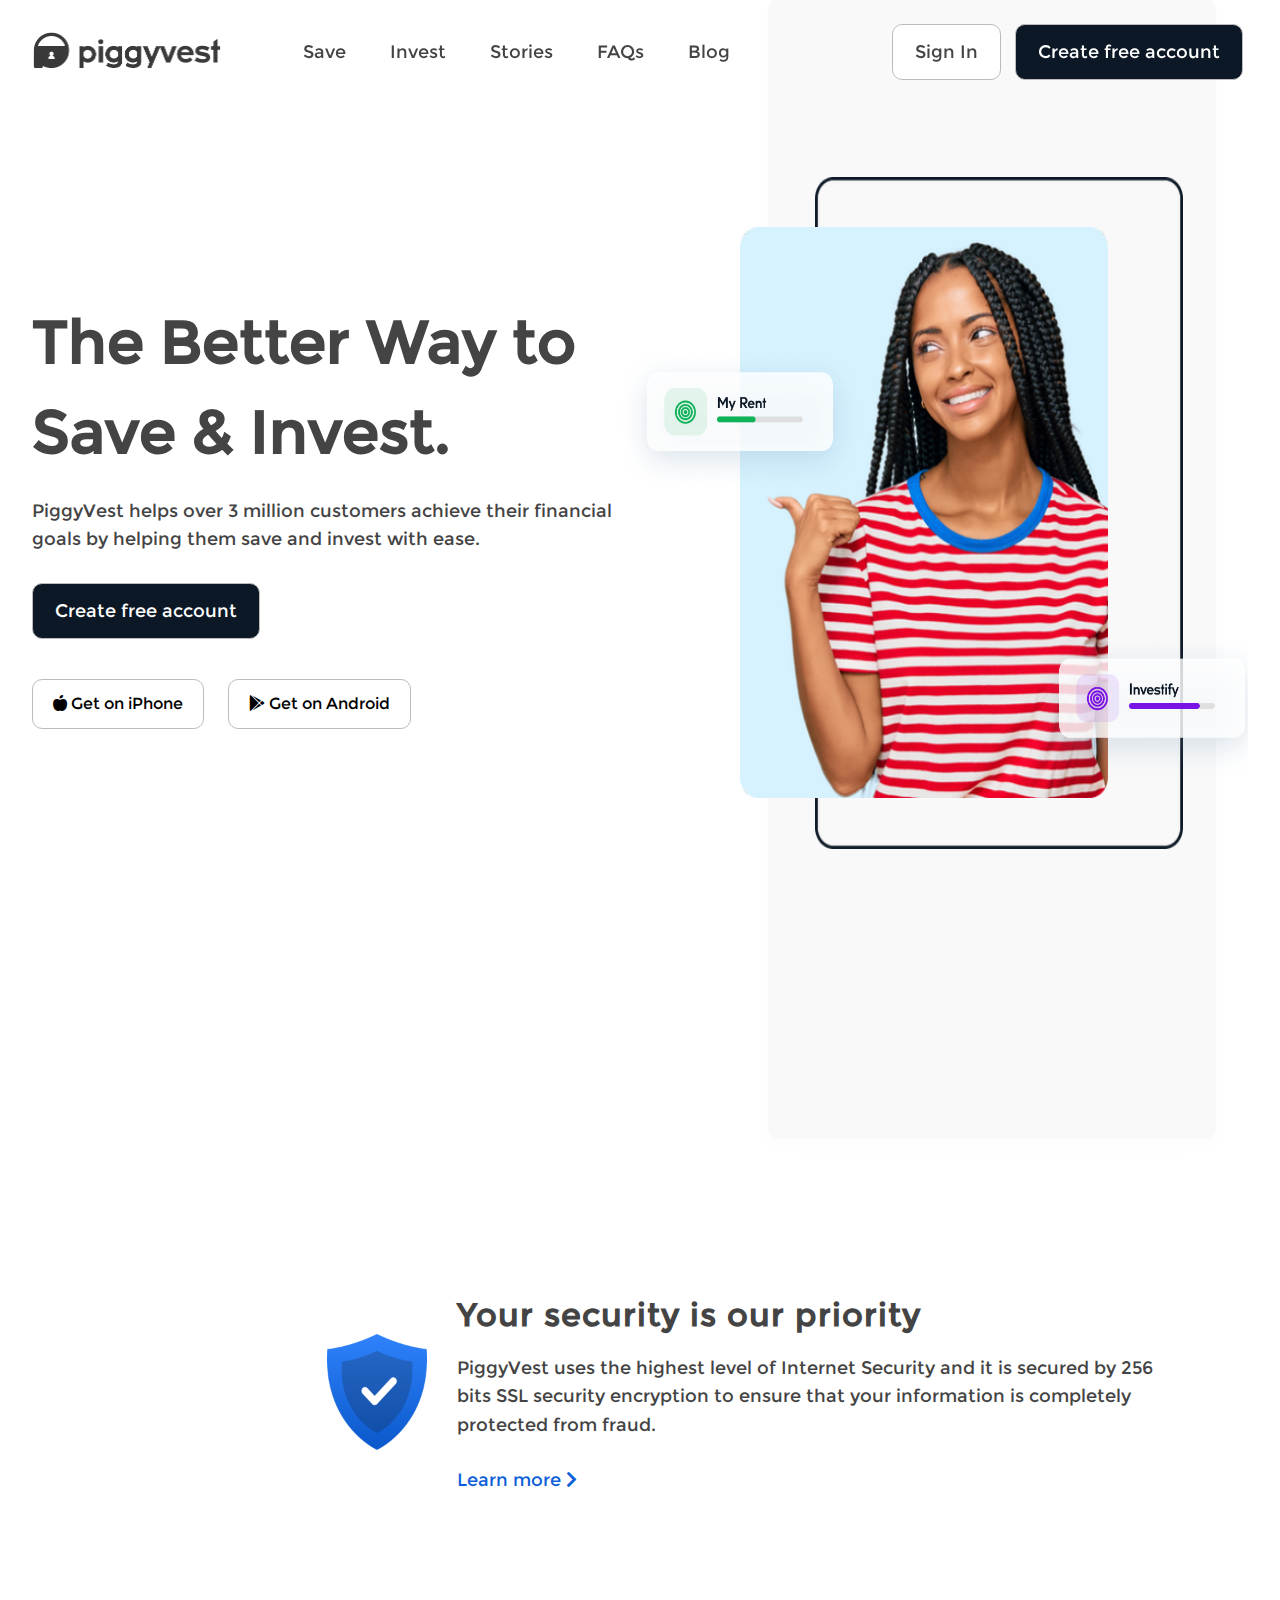
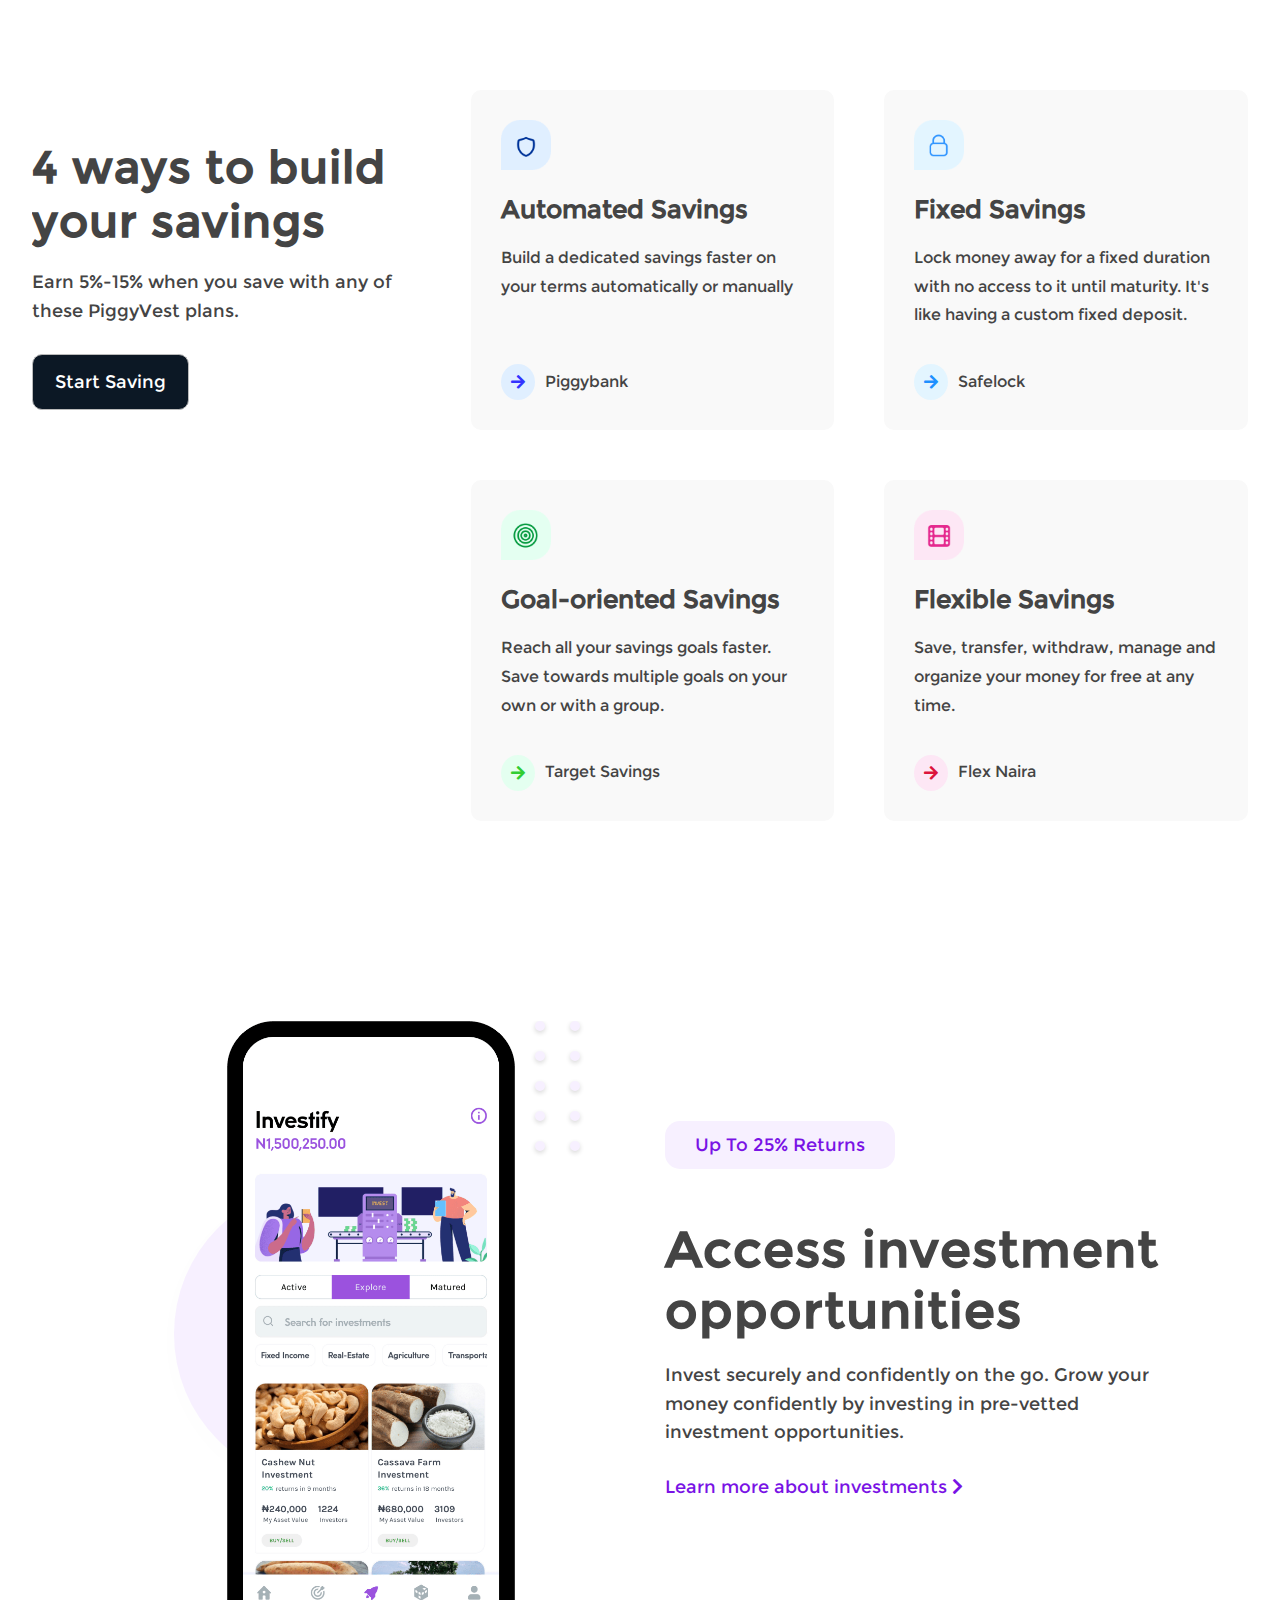
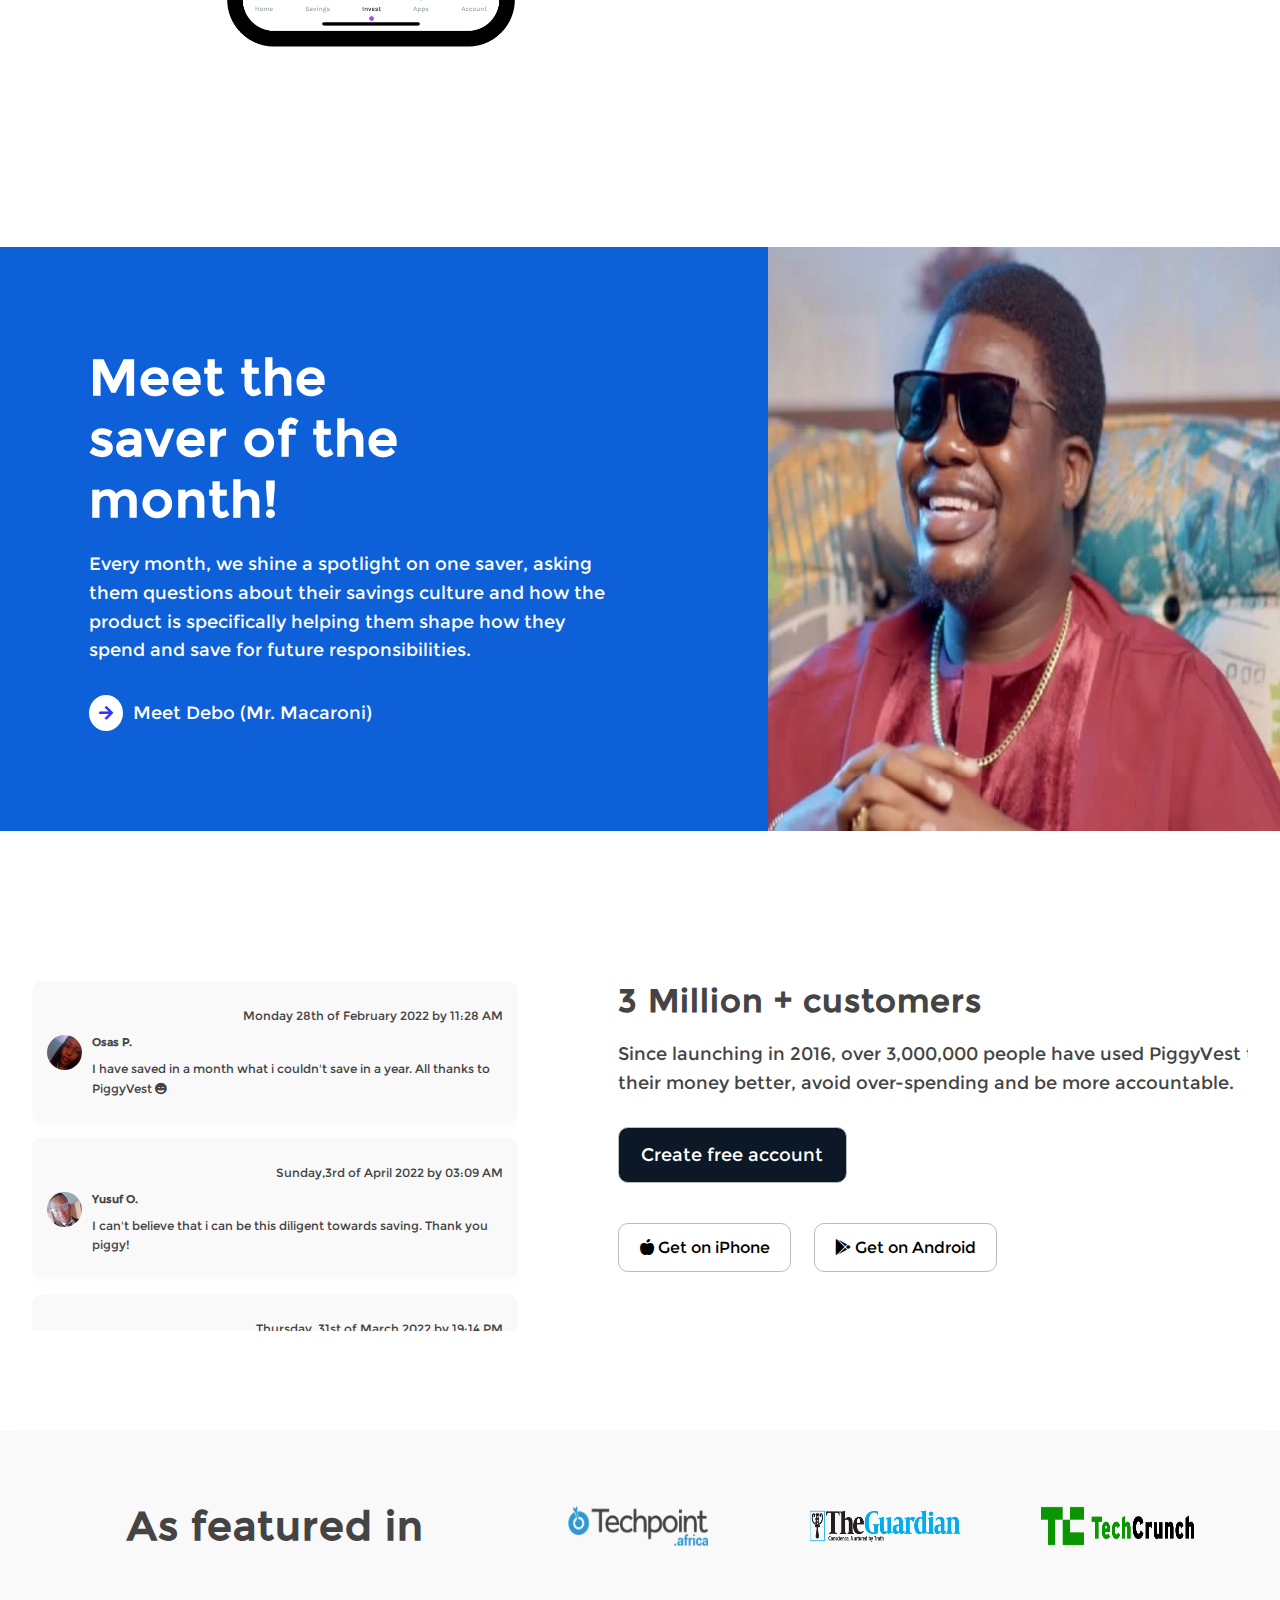
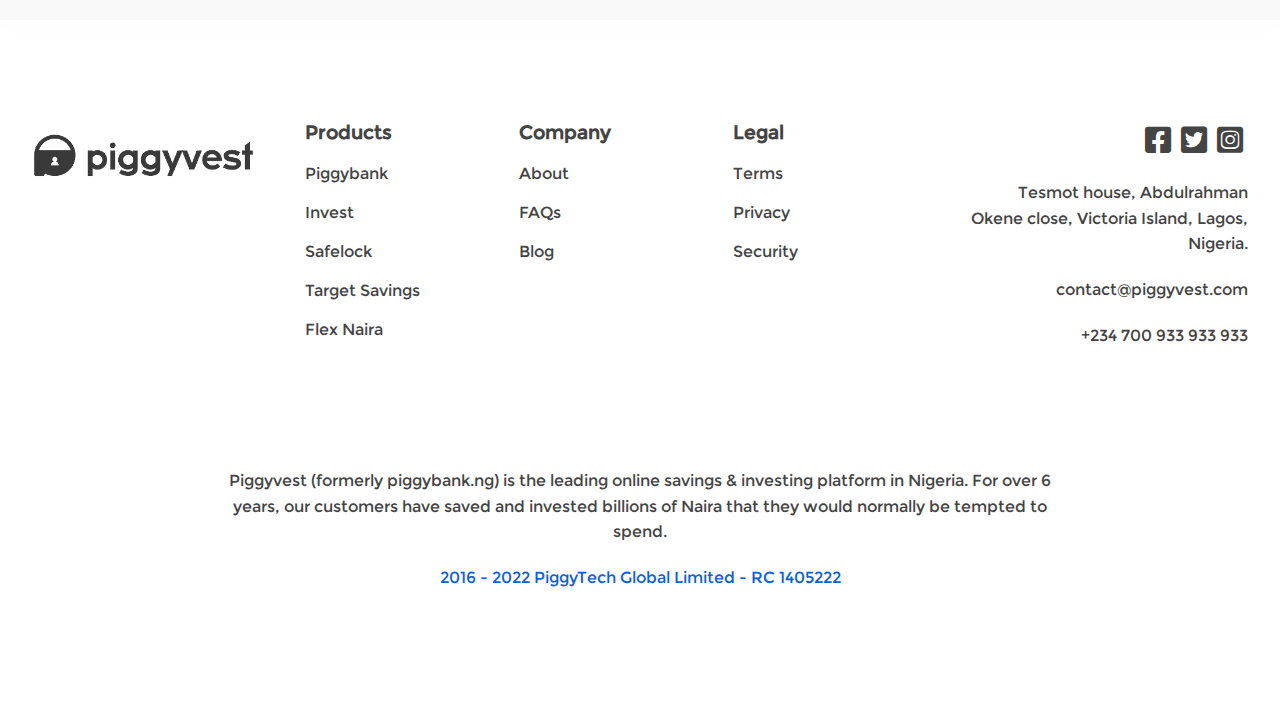
<file: index.html>
<!DOCTYPE html>
<html lang="en">
  <head>
    <meta charset="UTF-8" />
    <meta http-equiv="X-UA-Compatible" content="IE=edge" />
    <meta name="viewport" content="width=device-width, initial-scale=1.0" />
    <link rel="icon" href="img/piggyvest-logo.ico" type="image/x-icon" />
    <link rel="stylesheet" href="css/all.css" />
    <link rel="stylesheet" href="css/style.css" />
    <title>The Better Way To Save & Invest Online - PiggyVest</title>
  </head>
  <body>
    <!--HEADER SECTION-->
    <header class="header" id="header">
      <div class="container">
        <div class="header-inner">
          <div class="logo">
            <img
              src="img/piggyvest.png"
              class="logo_img"
              alt="PiggyVest_logo"
            />
          </div>
          <nav class="nav-menu">
            <ul class="nav-links">
              <li><a href="#">Save</a></li>
              <li><a href="#">Invest</a></li>
              <li><a href="#">Stories</a></li>
              <li><a href="#">FAQs</a></li>
              <li><a href="#">Blog</a></li>
            </ul>
            <ul class="nav-btns">
              <li class="btn"><a href="login.html">Sign In</a></li>
              <li class="btn btn-black">
                <a href="register.html">Create free account</a>
              </li>
            </ul>
          </nav>
        </div>
      </div>
    </header>
    <!--END OF HEADER SECTION-->

    <!--SHOWCASE SECTION-->
    <section class="showcase" id="showcase">
      <div class="container">
        <div class="bg-grey"></div>
        <div class="showcase-inner">
          <div class="showcase-text">
            <h1>The Better Way to Save & Invest.</h1>
            <p>
              PiggyVest helps over 3 million customers achieve their financial
              goals by helping them save and invest with ease.
            </p>
            <a href="register.html" class="btn btn-black"
              >Create free account</a
            >
            <div class="mobile-systems-grid">
              <button class="btn-sm">
                <i class="fas fa-apple-alt"></i> Get on iPhone
              </button>
              <button class="btn-sm">
                <i class="fab fa-google-play"></i> Get on Android
              </button>
            </div>
          </div>
          <div class="showcase-img">
            <img src="img/rect.png" class="rect" alt="" />
            <img src="img/headerImg.png" class="headerImg" alt="" />
            <img src="img/card1.png" class="card_1" alt="" />
            <img src="img/card2.png" class="card_2" alt="" />
          </div>
        </div>
      </div>
    </section>
    <!--END OF SHOWCASE SECTION-->

    <!--PRIORITY SECTION-->
    <section class="priority" id="priority">
      <div class="container">
        <div class="priority-inner">
          <div class="priority-img">
            <img src="img/security.png" alt="" />
          </div>
          <div class="priority-text">
            <h2>Your security is our priority</h2>
            <p>
              PiggyVest uses the highest level of Internet Security and it is
              secured by 256 bits SSL security encryption to ensure that your
              information is completely protected from fraud.
            </p>
            <a href="#">Learn more <i class="fas fa-chevron-right"></i></a>
          </div>
        </div>
      </div>
    </section>
    <!--END OF PRIORITY SECTION-->

    <!--SAVINGS SECTION-->
    <section class="savings" id="savings">
      <div class="container">
        <div class="savings-inner">
          <div class="savings-header">
            <h2>4 ways to build your savings</h2>
            <p>Earn 5%-15% when you save with any of these PiggyVest plans.</p>
            <a href="#" class="btn btn-black">Start Saving</a>
          </div>
          <div class="savings-boxes">
            <div class="savings-box box-1">
              <img src="img/piggy.png" alt="Piggy" />
              <h3>Automated Savings</h3>
              <p>
                Build a dedicated savings faster on your terms automatically or
                manually
              </p>
              <div class="savings-box-footer">
                <i class="fas fa-arrow-right"></i>
                <p>Piggybank</p>
              </div>
            </div>
            <div class="savings-box box-2">
              <img src="img/safelock.png" alt="Piggy" />
              <h3>Fixed Savings</h3>
              <p>
                Lock money away for a fixed duration with no access to it until
                maturity. It's like having a custom fixed deposit.
              </p>
              <div class="savings-box-footer">
                <i class="fas fa-arrow-right"></i>
                <p>Safelock</p>
              </div>
            </div>
            <div class="savings-box box-3">
              <img src="img/target.png" alt="Piggy" />
              <h3>Goal-oriented Savings</h3>
              <p>
                Reach all your savings goals faster. Save towards multiple goals
                on your own or with a group.
              </p>
              <div class="savings-box-footer">
                <i class="fas fa-arrow-right"></i>
                <p>Target Savings</p>
              </div>
            </div>
            <div class="savings-box box-4">
              <img src="img/flex.png" alt="Piggy" />
              <h3>Flexible Savings</h3>
              <p>
                Save, transfer, withdraw, manage and organize your money for
                free at any time.
              </p>
              <div class="savings-box-footer">
                <i class="fas fa-arrow-right"></i>
                <p>Flex Naira</p>
              </div>
            </div>
          </div>
        </div>
      </div>
    </section>
    <!--END OF SAVINGS SECTION-->

    <!--INVESTMENT SECTION-->
    <section class="investment" id="investment">
      <div class="container">
        <div class="investment-inner">
          <div class="investment-img">
            <img src="img/invest.png" alt="" />
            <div class="circle-outer-div">
              <div class="circle-inner-div"></div>
            </div>
            <div class="dots-grid">
              <div class="dot"></div>
              <div class="dot"></div>
              <div class="dot"></div>
              <div class="dot"></div>
              <div class="dot"></div>
              <div class="dot"></div>
              <div class="dot"></div>
              <div class="dot"></div>
              <div class="dot"></div>
              <div class="dot"></div>
            </div>
          </div>
          <div class="investment-text">
            <p class="tag">Up To 25% Returns</p>
            <h2>Access investment opportunities</h2>
            <p>
              Invest securely and confidently on the go. Grow your money
              confidently by investing in pre-vetted investment opportunities.
            </p>
            <a href="#"
              >Learn more about investments <i class="fas fa-chevron-right"></i
            ></a>
          </div>
        </div>
      </div>
    </section>
    <!--END OF INVESTMENT SECTION-->

    <!--SAVER SECTION-->
    <section class="saver" id="saver">
      <div class="saver-inner">
        <div class="saver-text container">
          <h2>Meet the saver of the month!</h2>
          <p>
            Every month, we shine a spotlight on one saver, asking them
            questions about their savings culture and how the product is
            specifically helping them shape how they spend and save for future
            responsibilities.
          </p>
          <div class="saver-footer">
            <i class="fas fa-arrow-right"></i>
            <p>Meet Debo (Mr. Macaroni)</p>
          </div>
        </div>
        <div class="saver-img">
          <img src="img/saver-2.png" alt="" />
        </div>
      </div>
    </section>
    <!--END OF SAVER SECTION-->

    <!--TESTIMONIALS SECTION-->
    <section class="testimonials" id="testimonials">
      <div class="container">
        <div class="testimonials-inner">
          <div class="testimonials-messages">
            <div class="testimonials-message">
              <p class="time">Monday 28th of February 2022 by 11:28 AM</p>
              <div class="message-head">
                <img src="img/testimonials/testimonial-2.jpeg" alt="" />
                <div class="message-text">
                  <h5>Osas P.</h5>
                  <p>
                    I have saved in a month what i couldn't save in a year. All
                    thanks to PiggyVest <i class="fas fa-grin-wink"></i>
                  </p>
                </div>
              </div>
            </div>
            <div class="testimonials-message">
              <p class="time">Sunday,3rd of April 2022 by 03:09 AM</p>
              <div class="message-head">
                <img src="img/testimonials/testimonial-1.jpeg" alt="" />
                <div class="message-text">
                  <h5>Yusuf O.</h5>
                  <p>
                    I can't believe that i can be this diligent towards saving.
                    Thank you piggy!
                  </p>
                </div>
              </div>
            </div>
            <div class="testimonials-message">
              <p class="time">Thursday, 31st of March 2022 by 19:14 PM</p>
              <div class="message-head">
                <img src="img/testimonials/testimonial-2.jpeg" alt="" />
                <div class="message-text">
                  <h5>Kehinde I.</h5>
                  <p>
                    Hello guys, my name is Kenny. I must tell you that this is
                    an amazing innovation from Piggyvest in helping my savings
                    culture. I can now easily put money away that would have
                    been lavished and assured of rewards for it. Please join me
                    in exploring this new world of savings management.
                  </p>
                </div>
              </div>
            </div>
            <div class="testimonials-message">
              <p class="time">Tuesday, 1st of March 2022 by 20:20 PM</p>
              <div class="message-head">
                <img src="img/testimonials/testimonial-2.jpeg" alt="" />
                <div class="message-text">
                  <h5>Grace P.</h5>
                  <p>
                    I joined piggyvest while doing my NYSC, I used my PPA
                    allowance but saved my federal government allowance. What I
                    saved, I used it as an independent lady to learn how to
                    drive, apply for my master's program, rent a house in Abuja,
                    and learn some skills. If you have the spirit of saving, you
                    can actually save from any income/money and Piggyvest is
                    there to help me hold it till I need it.
                  </p>
                </div>
              </div>
            </div>
            <div class="testimonials-message">
              <p class="time">Monday 28th of February 2022 by 11:28 AM</p>
              <div class="message-head">
                <img src="img/testimonials/testimonial-2.jpeg" alt="" />
                <div class="message-text">
                  <h5>Osas P.</h5>
                  <p>
                    I have saved in a month what i couldn't save in a year. All
                    thanks to PiggyVest <i class="fas fa-grin-wink"></i>
                  </p>
                </div>
              </div>
            </div>
            <div class="testimonials-message">
              <p class="time">Sunday,3rd of April 2022 by 03:09 AM</p>
              <div class="message-head">
                <img src="img/testimonials/testimonial-1.jpeg" alt="" />
                <div class="message-text">
                  <h5>Yusuf O.</h5>
                  <p>
                    I can't believe that i can be this diligent towards saving.
                    Thank you piggy!
                  </p>
                </div>
              </div>
            </div>
            <div class="testimonials-message">
              <p class="time">Thursday, 31st of March 2022 by 19:14 PM</p>
              <div class="message-head">
                <img src="img/testimonials/testimonial-2.jpeg" alt="" />
                <div class="message-text">
                  <h5>Kehinde I.</h5>
                  <p>
                    Hello guys, my name is Kenny. I must tell you that this is
                    an amazing innovation from Piggyvest in helping my savings
                    culture. I can now easily put money away that would have
                    been lavished and assured of rewards for it. Please join me
                    in exploring this new world of savings management.
                  </p>
                </div>
              </div>
            </div>
            <div class="testimonials-message">
              <p class="time">Tuesday, 1st of March 2022 by 20:20 PM</p>
              <div class="message-head">
                <img src="img/testimonials/testimonial-2.jpeg" alt="" />
                <div class="message-text">
                  <h5>Grace P.</h5>
                  <p>
                    I joined piggyvest while doing my NYSC, I used my PPA
                    allowance but saved my federal government allowance. What I
                    saved, I used it as an independent lady to learn how to
                    drive, apply for my master's program, rent a house in Abuja,
                    and learn some skills. If you have the spirit of saving, you
                    can actually save from any income/money and Piggyvest is
                    there to help me hold it till I need it.
                  </p>
                </div>
              </div>
            </div>
          </div>
          <div class="testimonials-info">
            <h2>3 Million + customers</h2>
            <p>
              Since launching in 2016, over 3,000,000 people have used PiggyVest
              to manage their money better, avoid over-spending and be more
              accountable.
            </p>
            <a href="register.html" class="btn btn-black"
              >Create free account</a
            >
            <div class="mobile-systems-grid">
              <button class="btn-sm">
                <i class="fas fa-apple-alt"></i> Get on iPhone
              </button>
              <button class="btn-sm">
                <i class="fab fa-google-play"></i> Get on Android
              </button>
            </div>
          </div>
        </div>
      </div>
    </section>
    <!--END OF TESTIMONIALS SECTION-->

    <!--FEATURES SECTION-->
    <section class="features" id="features">
      <div class="container">
        <div class="features-inner">
          <div class="features-head">
            <h2>As featured in</h2>
          </div>
          <div class="features-flex">
            <img
              src="img/techpoint.png"
              class="img-1"
              alt="Tech_Point"
              srcset=""
            />
            <img src="img/guardian.png" class="img-2" alt="Guardian" />
            <img src="img/techcrunch.png" class="img-3" alt="Tech_Crunch" />
          </div>
        </div>
      </div>
    </section>
    <!--END OF FEATURES SECTION-->

    <!--FOOTER SECTION-->
    <footer class="footer" id="footer">
      <div class="container">
        <div class="footer-inner">
          <div class="footer-top">
            <div class="footer-logo">
              <img src="img/piggyvest.png" alt="PiggyVest_logo" />
            </div>
            <div class="footer-links links-grid">
              <div class="footer-link">
                <h5>Products</h5>
                <ul>
                  <li>Piggybank</li>
                  <li>Invest</li>
                  <li>Safelock</li>
                  <li>Target Savings</li>
                  <li>Flex Naira</li>
                </ul>
              </div>
              <div class="footer-link">
                <h5>Company</h5>
                <ul>
                  <li>About</li>
                  <li>FAQs</li>
                  <li>Blog</li>
                </ul>
              </div>
              <div class="footer-link">
                <h5>Legal</h5>
                <ul>
                  <li>Terms</li>
                  <li>Privacy</li>
                  <li>Security</li>
                </ul>
              </div>
            </div>
            <div class="footer-info">
              <div class="footer-socials">
                <i class="fab fa-facebook-square"></i>
                <i class="fab fa-twitter-square"></i>
                <i class="fab fa-instagram-square"></i>
              </div>
              <p>
                Tesmot house, Abdulrahman Okene close, Victoria Island, Lagos,
                Nigeria.
              </p>
              <p>contact@piggyvest.com</p>
              <p>+234 700 933 933 933</p>
            </div>
          </div>
          <div class="footer-bottom">
            <p>
              Piggyvest (formerly piggybank.ng) is the leading online savings &
              investing platform in Nigeria. For over 6 years, our customers
              have saved and invested billions of Naira that they would normally
              be tempted to spend.
            </p>
            <p>2016 - 2022 PiggyTech Global Limited - RC 1405222</p>
          </div>
        </div>
      </div>
    </footer>
    <!--END OF FOOTER SECTION-->

    <!--SCRIPT SECTION-->
    <script src="js/main.js"></script>
    <!--END OF SCRIPT SECTION-->
  </body>
</html>
</file>
<file: css/style.css>
/*==========================================================================================
                    GLOBAL STYLES
========================================================================================*/
* {
  padding: 0;
  margin: 0;
  box-sizing: border-box;
  list-style: none;
  font-family: Montserrat;
  scroll-behavior: smooth;
}

@font-face {
  src: url(../Montserrat-Regular.ttf);
  font-family: Montserrat;
}

:root {
  --primaryColor: #4caf50;
  --textColor: #444;
  --bodyBackground: #fff;
  --secondaryBackground: #f9f9f9;
  --errorMessageColor: #f00;
}

body {
  background: var(--bodyBackground);
  overflow-x: hidden;
  position: relative;
  color: var(--textColor);
}

.container {
  width: 95%;
  max-width: 1265px;
  margin: 0 auto;
  overflow: hidden;
}

img {
  width: 100%;
  height: 100%;
}

a {
  text-decoration: none;
  color: var(--textColor);
}

.logo_img {
  width: 11.9rem;
}

.btn {
  margin: 0 0.6rem;
  padding: 1rem 1.38rem;
  color: #0c1825;
  background-color: #fff;
  border: 1px solid #bbb;
  -webkit-transition: all 0.8s ease-in-out;
  transition: all 0.8s ease-in-out;
  border-radius: 0.63rem;
  display: inline-block;
  font-size: 1.125rem;
  outline: none;
}

.btn-sm {
  margin: 0 0.6rem;
  padding: 0.9rem 1.26rem;
  background-color: #fff;
  border-radius: 0.63rem;
  border: 1px solid #bbb;
  font-size: 1rem;
  outline: none;
  transition: all 0.5s ease-in-out;
}

.btn-sm:hover {
  cursor: pointer;
  transform: translateY(-0.3125rem);
}

.btn:hover {
  border: 1px solid #0d60d8;
  cursor: pointer;
}

.btn:hover a {
  color: #0d60d8;
}

.btn-black {
  background-color: #0c1825;
  color: #fff;
}

.btn-black:hover {
  background-color: #0d60d8;
}

.btn-black a {
  color: #fff;
}

.btn-black:hover a {
  color: #fff;
}

/*============================================================================================
                                    HEADER SECTION
==========================================================================================*/
.header {
  padding: 1.25rem 0;
  position: sticky;
  top: 0;
  left: 0;
  z-index: 1000;
}

.header.scrollY {
  background-color: #fff;
  box-shadow: 0 0.125rem 0.3125rem 0 rgba(121, 121, 121, 0.4);
}

.header img {
  filter: grayscale(1);
  max-width: 12.5rem;
}

.header ul li {
  display: inline-block;
  cursor: pointer;
}

.header ul li a {
  font-size: 1.125rem;
}

.header .header-inner {
  display: flex;
  align-items: center;
  justify-content: space-between;
}

.header .header-inner .logo {
  flex-basis: 10%;
  margin-right: 5%;
}

.header .header-inner .nav-menu {
  flex-basis: 85%;
  display: flex;
  justify-content: space-between;
  align-items: center;
}

.header .header-inner .nav-menu .nav-links li {
  margin: 0 1.25rem;
}

.header .header-inner .nav-menu .nav-btns li {
  margin: 0 0.3125rem;
}

/*============================================================================================
                                    SHOWCASE SECTION
==========================================================================================*/
.showcase {
  height: calc(100vh + 15rem);
  padding: 4.5rem 0;
  position: relative;
}

.showcase .bg-grey {
  height: calc(100vh + 15rem);
  background-color: #f9f9f9;
  box-shadow: 0 0.4rem 1.4rem 0 rgba(121, 121, 121, 0.016);
  width: 28rem;
  position: absolute;
  right: 5%;
  top: -6.6rem;
  z-index: -100;
  border-radius: 0.625rem;
}

.showcase h1 {
  font-size: 3.75rem;
  line-height: 1.5;
}

.showcase p {
  font-size: 1.125rem;
  margin: 1.25rem 0 1.8rem;
  line-height: 1.6;
  font-weight: 500;
}

.showcase .btn {
  margin: 0 0 2.5rem;
}

.showcase .btn-sm:first-of-type {
  margin-left: 0;
}

.showcase img {
  position: absolute;
  width: 23rem;
}

.showcase .card_1,
.showcase .card_2 {
  width: 15.63rem;
  height: 9.4rem;
}

.showcase .rect {
  left: 9.375rem;
}

.showcase .headerImg {
  height: 85%;
  top: 7.5%;
  left: 4.6875rem;
}

.showcase .card_1 {
  top: 25%;
  left: -3.125rem;
}

.showcase .card_2 {
  bottom: 10%;
  right: -5%;
}

.showcase .showcase-inner {
  display: grid;
  grid-template-columns: repeat(2, 1fr);
  gap: 3.125rem;
}

.showcase .showcase-inner .showcase-text {
  padding: 7.5rem 0;
}

.showcase .showcase-inner .showcase-img {
  position: relative;
  width: 100%;
  position: relative;
  margin: 0 auto;
  height: 100%;
}

/*============================================================================================
                                    PRIORITY SECTION
==========================================================================================*/
.priority {
  padding: 3.125rem 0 6.25rem;
}

.priority img {
  width: 6.25rem;
}

.priority h2 {
  font-size: 2rem;
  letter-spacing: 0.0625rem;
}

.priority p {
  font-size: 1.125rem;
  margin: 1.25rem 0 1.8rem;
  line-height: 1.6;
  font-weight: 500;
  width: 90%;
}

.priority a {
  color: #0d60d8;
  font-size: 1.1rem;
  transition: all 0.5s ease-in-out;
  display: inline-block;
}

.priority .priority-inner {
  display: grid;
  grid-template-columns: 1fr 2fr;
  gap: 1.875rem;
  align-items: center;
}

.priority .priority-inner .priority-img {
  display: flex;
  justify-content: flex-end;
}

/*============================================================================================
                                    SAVINGS SECTION
==========================================================================================*/
.savings {
  padding: 6.25rem 0;
}

.savings img {
  width: 3.125rem;
  height: 3.125rem;
}

.savings h2 {
  font-size: 2.8rem;
  letter-spacing: 0.0625rem;
}

.savings h3 {
  font-size: 1.56rem;
  margin-top: 1.25rem;
}

.savings p {
  font-size: 1.125rem;
  margin: 1.25rem 0 1.8rem;
  line-height: 1.6;
  font-weight: 500;
}

.savings .btn {
  margin-left: 0;
}

.savings .savings-inner {
  display: grid;
  grid-template-columns: 1fr 2fr;
  gap: 3.125rem;
}

.savings .savings-inner .savings-header {
  margin-top: 3.125rem;
}

.savings .savings-inner .savings-boxes {
  display: grid;
  grid-template-columns: repeat(2, 1fr);
  gap: 3.125rem;
}

.savings .savings-inner .savings-box {
  flex-basis: 40%;
  padding: 1.875rem;
  background: #f9f9f9;
  position: relative;
  border-radius: 0.625rem;
}

.savings .savings-inner .box-1 i {
  background: #e0efff;
  color: #3333ff;
}

.savings .savings-inner .box-2 i {
  background: #e3f5ff;
  color: dodgerblue;
}

.savings .savings-inner .box-3 i {
  background: #e4fff0;
  color: limegreen;
}

.savings .savings-inner .box-4 i {
  background: #fde7f5;
  color: crimson;
}

.savings .savings-inner .savings-box p {
  margin-bottom: 4.375rem;
  font-size: 1rem;
  font-weight: 400;
  line-height: 1.8;
}

.savings .savings-inner .savings-box .savings-box-footer {
  display: flex;
  align-items: center;
  position: absolute;
  bottom: 1.875rem;
  margin-top: 1.875rem;
  cursor: pointer;
  transition: all 0.5s ease-in-out;
}

.savings .savings-inner .savings-box .savings-box-footer:hover {
  margin-left: 1.25rem;
}

.savings .savings-inner .savings-box .savings-box-footer p {
  margin: 0 0 0 0.625rem;
}

.savings .savings-inner .savings-box .savings-box-footer i {
  font-size: 1rem;
  padding: 0.625rem;
  border-radius: 50%;
}

/*============================================================================================
                                    INVESTMENT SECTION
==========================================================================================*/
.investment {
  padding: 6.25rem 0;
  position: relative;
}

.investment img {
  width: 100%;
  max-width: 18rem;
  position: absolute;
  right: 6.25rem;
}

.investment .tag {
  background: #f7f0ff;
  width: inherit;
  display: inline-block;
  border: none;
  outline: none;
  cursor: text;
  font-size: 1.1rem;
  color: #7913e5;
  padding: 0.625rem 1.875rem;
  border-radius: 0.9375rem;
  margin: 0 0 3.125rem;
}

.investment h2 {
  font-size: 3.125rem;
  letter-spacing: 0.0625rem;
}

.investment p {
  font-size: 1.125rem;
  margin: 1.25rem 0 1.8rem;
  line-height: 1.6;
  font-weight: 500;
  max-width: 31rem;
}

.investment a {
  color: #7913e5;
  font-size: 1.1rem;
  transition: all 0.5s ease-in-out;
  display: inline-block;
}

.investment .investment-inner {
  display: grid;
  grid-template-columns: repeat(2, 1fr);
  gap: 3.125rem;
}

.investment .investment-inner .investment-img {
  position: relative;
}

.investment .investment-inner .investment-img .circle-outer-div {
  position: relative;
  width: 18.75rem;
  height: 18.75rem;
  background: #f7f0ff;
  top: 50%;
  left: 50%;
  transform: translate(-50%, -50%);
  border-radius: 50%;
  box-shadow: 0 0.4rem 1.4rem 0 rgba(121, 121, 121, 0.016);
  z-index: -100;
}

.investment .investment-inner .investment-img .circle-inner-div {
  position: absolute;
  width: 9.375rem;
  height: 9.375rem;
  background: #fff;
  top: 50%;
  left: 50%;
  transform: translate(-50%, -50%);
  border-radius: 50%;
  z-index: -10;
}

.investment .investment-inner .investment-img .dots-grid {
  position: absolute;
  display: grid;
  grid-template-columns: repeat(2, 1fr);
  gap: 1.25rem;
  width: 3.125rem;
  top: 0;
  right: 1.875rem;
}

.investment .investment-inner .investment-img .dots-grid .dot {
  width: 0.625rem;
  height: 0.625rem;
  box-shadow: 0 0.125rem 0.3125rem 0 rgba(0, 0, 0, 0.16);
  border-radius: 50%;
  background: #f7f0ff;
}

.investment .investment-inner .investment-text {
  padding: 6.25rem 0 9.375rem;
}

/*============================================================================================
                                SAVER SECTION
==========================================================================================*/
.saver {
  padding: 6.25rem 0;
}

.saver h2 {
  font-size: 3.125rem;
  width: 60%;
  letter-spacing: 0.0625rem;
}

.saver p {
  font-size: 1.125rem;
  margin: 1.25rem 0 1.8rem;
  line-height: 1.6;
  font-weight: 500;
  width: 90%;
}

.saver .saver-inner {
  display: grid;
  grid-template-columns: 60% 40%;
  gap: 0;
  background: #0d60d8;
}

.saver .saver-inner .saver-text {
  padding: 6.25rem 4.375rem 6.25rem;
  color: #fff;
}

.saver .saver-inner .saver-text .saver-footer {
  display: flex;
  align-items: center;
  margin-top: 1.875rem;
  cursor: pointer;
  transition: all 0.5s ease-in-out;
}

.saver .saver-inner .saver-text .saver-footer i {
  font-size: 1rem;
  padding: 0.625rem;
  border-radius: 50%;
  background: #fff;
  color: #3333ff;
}

.saver .saver-inner .saver-text .saver-footer p {
  margin: 0 0 0 0.625rem;
}

/*============================================================================================
                                TESTIMONIALS SECTION
==========================================================================================*/
.testimonials {
  padding: 3.125rem 0 6.25rem;
}

.testimonials h2 {
  font-size: 2rem;
  letter-spacing: 0.0625rem;
}

.testimonials p {
  font-size: 1.125rem;
  margin: 1.25rem 0 1.8rem;
  line-height: 1.6;
  font-weight: 500;
}

.testimonials .btn {
  margin: 0 0 2.5rem;
}

.testimonials .btn-sm:first-of-type,
.testimonials .btn {
  margin-left: 0;
}

.testimonials .testimonials-inner {
  display: grid;
  grid-template-columns: 40% 60%;
  gap: 6.25rem;
}

.testimonials .testimonials-inner .testimonials-messages {
  max-height: 350px;
  overflow: hidden;
}

.testimonials
  .testimonials-inner
  .testimonials-messages
  .testimonials-message
  img {
  width: 2.1875rem;
  border-radius: 50%;
  margin-right: 0.625rem;
}

@keyframes scrollTop {
  0% {
    transform: translateY(0);
  }
  100% {
    transform: translateY(-820.5px);
  }
}

.testimonials
  .testimonials-inner
  .testimonials-messages
  .testimonials-message
  h5 {
  font-size: 0.6875rem;
}

.testimonials
  .testimonials-inner
  .testimonials-messages
  .testimonials-message
  p {
  font-size: 0.75rem;
  font-weight: 300;
  line-height: 1.6;
  margin: 0.625rem 0;
}

.testimonials .testimonials-inner .testimonials-messages .testimonials-message {
  padding: 0.9375rem;
  background: #f9f9f9;
  margin-bottom: 0.9375rem;
  border-radius: 0.625rem;
  box-shadow: 0 0.4rem 0.4rem 0 rgba(121, 121, 121, 0.016);
  cursor: pointer;
  transition: all 0.5s linear;
  max-height: 200%;
  animation: scrollTop 20s linear infinite;
}

.testimonials
  .testimonials-inner
  .testimonials-messages
  .testimonials-message
  .time {
  text-align: right;
}

.testimonials
  .testimonials-inner
  .testimonials-messages
  .testimonials-message
  .message-head {
  display: flex;
  align-items: flex-start;
}

/*============================================================================================
                                FEATURES SECTION
==========================================================================================*/
.features {
  padding: 4.375rem 0;
  background: #f9f9f9;
  box-shadow: 0 0.4rem 1.4rem 0 rgba(121, 121, 121, 0.016);
}

.features h2 {
  font-size: 2.5rem;
  letter-spacing: 0.0625rem;
  text-align: center;
}

.features .features-inner {
  display: grid;
  grid-template-columns: 40% 60%;
  gap: 3.125rem;
}

.features .features-inner .features-head {
  width: 100%;
}

.features .features-inner .features-flex {
  display: grid;
  grid-template-columns: repeat(3, 1fr);
  gap: 1.875rem;
  margin-right: 3.125rem;
  align-items: center;
}

.features .features-inner .features-flex img {
  cursor: pointer;
}

.features .features-inner .features-flex .img-1 {
  width: 8.75rem;
  height: 2.5rem;
}

.features .features-inner .features-flex .img-2 {
  width: 10rem;
  height: 2rem;
}

.features .features-inner .features-flex .img-3 {
  width: 9.75rem;
  height: 3rem;
}

/*============================================================================================
                                FOOTER SECTION
==========================================================================================*/
.footer {
  padding: 6.25rem 0;
}

.footer img {
  filter: grayscale(1);
  max-width: 15.625rem;
}

.footer .footer-inner .footer-top {
  display: flex;
  align-items: flex-start;
  gap: 3.125rem;
  margin-bottom: 6.25rem;
}

.footer .footer-inner .footer-top p {
  font-size: 1rem;
  font-weight: 500;
  line-height: 1.6;
  margin-bottom: 1.25rem;
}

.footer .footer-inner .footer-top .footer-logo {
  flex-basis: 20%;
}

.footer .footer-inner .footer-top .footer-links {
  flex-basis: 55%;
  display: flex;
  flex-wrap: wrap;
  gap: 1.875rem;
}

.footer .footer-inner .footer-top .footer-links .footer-link {
  flex-basis: 30%;
}

.footer .footer-inner .footer-top .footer-links h5 {
  font-size: 1.2rem;
  font-weight: 600;
  margin-bottom: 1.25rem;
}

.footer .footer-inner .footer-top .footer-links li {
  margin-bottom: 1.25rem;
  font-size: 1rem;
  font-weight: 500;
}

.footer .footer-inner .footer-top .footer-info {
  text-align: right;
  flex-basis: 25%;
}

.footer .footer-inner .footer-top .footer-info .footer-socials {
  display: flex;
  align-items: center;
  justify-content: flex-end;
  margin-bottom: 1.25rem;
}

.footer .footer-inner .footer-top .footer-info .footer-socials i {
  font-size: 1.875rem;
  margin: 0.3125rem;
}

.footer .footer-inner .footer-bottom {
  width: 70%;
  margin: 0 auto;
  text-align: center;
}

.footer .footer-inner .footer-bottom p {
  font-size: 1rem;
  font-weight: 500;
  line-height: 1.6;
  margin-bottom: 1.25rem;
}

.footer .footer-inner .footer-bottom p:last-child {
  color: #0d60d8;
}

/*============================================================================================
                                MEDIA QUERIES SECTION
==========================================================================================*/
@media (max-width: 996px) {
  .header .header-inner .nav-menu {
    display: none;
  }

  .showcase,
  .priority,
  .savings,
  .investment,
  .saver,
  .testimonials,
  .features,
  .footer {
    padding: 3.125rem 0;
  }

  .showcase {
    height: 100%;
    padding: 3.125rem 0;
    position: initial;
  }

  .showcase .bg-grey {
    display: none;
  }

  .showcase h1 {
    font-size: 2.5rem;
    width: 28.125rem;
    margin: 0 auto;
    line-height: 1.5;
  }

  .showcase p {
    font-size: 0.9rem;
    width: 28.125rem;
    margin: 1.25rem auto 1.8rem;
    line-height: 1.6;
    font-weight: 500;
  }

  .showcase .btn {
    margin: 0 0 2.5rem;
  }

  .showcase .btn-sm,
  .testimonials .btn-sm {
    margin-left: 0;
    margin-bottom: 1.25rem;
    display: inline;
  }

  .showcase img {
    position: relative;
    width: 90%;
    height: 31.25rem;
  }

  .showcase .card_1,
  .showcase .card_2 {
    position: absolute;
    width: 13.4rem;
    height: 7.3rem;
  }

  .showcase .rect {
    width: 70%;
    max-width: 22.625rem;
    left: 50%;
    transform: translateX(-50%);
    height: 35.75rem;
    margin-left: 5%;
    top: 1rem;
  }

  .showcase .headerImg {
    height: 31.25rem;
    max-width: 22.625rem;
    width: 70%;
    position: absolute;
    left: 50%;
    transform: translateX(-50%);
  }

  .showcase .card_1 {
    top: 30%;
    left: 5%;
    transform: translate(-5%);
  }

  .showcase .card_2 {
    bottom: 10%;
    right: 10%;
    transform: translate(-10%);
  }

  .showcase .showcase-inner .showcase-text {
    padding: 0;
    text-align: center;
  }

  .showcase .showcase-inner .showcase-img {
    position: relative;
    padding: auto auto 6.25rem;
    width: 100%;
    height: 37.5rem;
  }

  .showcase .showcase-inner,
  .priority .priority-inner,
  .savings .savings-inner,
  .investment .investment-inner,
  .saver .saver-inner,
  .testimonials .testimonials-inner,
  .features .features-inner,
  .footer .footer-inner .footer-top .footer-links {
    grid-template-columns: 1fr;
  }

  .priority p,
  .savings p {
    width: 28.125rem;
    margin: 1.875rem auto;
  }

  .priority .priority-inner .priority-img {
    justify-content: center;
  }

  .priority .priority-inner .priority-text,
  .savings .savings-inner .savings-header {
    text-align: center;
    width: 100%;
  }

  .savings h2,
  .investment h2,
  .saver h2,
  .features h2 {
    font-size: 1.9375rem;
    width: 28.125rem;
    margin: 0 auto;
    letter-spacing: 0.0625rem;
  }

  .priority p,
  .savings p,
  .investment p,
  .saver p,
  .testimonials p {
    font-size: 0.9rem;
    width: 100%;
    max-width: 28.125rem;
    margin: 1.875rem auto;
  }

  .savings h3 {
    font-size: 1.3rem;
    margin-top: 1.25rem;
  }

  .savings p {
    width: 100%;
    margin: 1.25rem auto;
  }

  .investment {
    text-align: center;
  }

  .investment .investment-inner .investment-img {
    height: 35.75rem;
  }

  .investment .investment-inner .investment-img .dots-grid {
    display: none;
  }

  .investment img {
    left: 50%;
    transform: translateX(-50%);
    height: 100%;
    margin-bottom: 6.25rem;
  }

  .investment .investment-inner .investment-text {
    padding: 1.875rem 0 0;
  }

  .saver .saver-inner .saver-text {
    padding: 5rem 1.25rem;
    text-align: center;
  }

  .saver .saver-inner .saver-text h2,
  .saver .saver-inner .saver-text p {
    width: 28.125rem;
    margin: 0 auto;
  }

  .saver .saver-inner .saver-text h2 {
    margin-bottom: 0.9375rem;
  }

  .saver .saver-inner .saver-text .saver-footer {
    margin: 2.8rem 0 0;
    display: inline-flex;
  }

  .saver .saver-inner .saver-text .saver-footer p {
    margin: 0 0 0 0.3125rem;
    width: 100%;
  }

  .testimonials .testimonials-inner {
    text-align: center;
  }

  .features .features-inner .features-head h2 {
    text-align: center;
    width: 100%;
  }

  .features .features-inner .features-flex {
    align-items: center;
    margin: 0;
  }

  .features .features-inner .features-flex img {
    margin: 0 auto 1.25rem;
    width: 8.75rem;
    height: 2rem;
  }

  .footer .footer-inner .footer-top {
    flex-direction: column;
    width: 100%;
    text-align: center;
    padding: 0 0.3125rem;
    margin-bottom: 3.125rem;
  }

  .footer .footer-inner .footer-top > * {
    flex-basis: 100%;
    width: 100%;
  }

  .footer .footer-inner .footer-top .footer-links .footer-link {
    text-align: left;
    flex-basis: 30%;
  }

  .footer .footer-inner .footer-top .footer-info {
    text-align: left;
  }

  .footer .footer-inner .footer-top .footer-info .footer-socials {
    justify-content: flex-start;
  }

  .footer .footer-inner .footer-bottom {
    width: 100%;
  }

  .mobile-systems-grid {
    margin: 0 auto;
    width: 100%;
  }

  .mobile-systems-grid .btn-sm {
    margin: 0 auto 0.9375rem;
  }
}

@media (max-width: 768px) {
  .showcase,
  .priority,
  .savings,
  .investment,
  .saver,
  .testimonials,
  .features,
  .footer {
    padding: 3.125rem 0;
  }

  .showcase {
    height: 100%;
    padding: 3.125rem 0;
    margin: 0 auto;
    position: initial;
    width: 100%;
  }

  .showcase .bg-grey {
    display: none;
  }

  .showcase h1 {
    font-size: 1.875rem;
    width: 100%;
    line-height: 1.5;
  }

  .showcase p {
    font-size: 0.9rem;
    margin: 1.25rem auto 1.8rem;
    line-height: 1.6;
    width: 100%;
    font-weight: 500;
  }

  .showcase .btn {
    margin: 0 0 2.5rem;
  }

  .showcase .btn-sm,
  .testimonials .btn-sm {
    margin-left: 0;
    margin-bottom: 1.25rem;
    display: inline;
  }

  .showcase img {
    position: relative;
    width: 90%;
    height: 31.25rem;
  }

  .showcase .card_1,
  .showcase .card_2 {
    position: absolute;
    width: 13.4rem;
    height: 7.3rem;
  }

  .showcase .rect {
    width: 70%;
    max-width: 22.625rem;
    left: 50%;
    transform: translateX(-50%);
    height: 35.75rem;
    margin-left: 5%;
    top: 1rem;
  }

  .showcase .headerImg {
    height: 31.25rem;
    max-width: 22.625rem;
    width: 70%;
    position: absolute;
    left: 50%;
    transform: translateX(-50%);
  }

  .showcase .card_1 {
    top: 30%;
    left: 5%;
    transform: translate(-5%);
  }

  .showcase .card_2 {
    bottom: 10%;
    right: 10%;
    transform: translate(-10%);
  }

  .showcase .showcase-inner .showcase-text {
    padding: 0;
    text-align: center;
  }

  .showcase .showcase-inner .showcase-img {
    position: relative;
    padding: auto auto 6.25rem;
    width: 100%;
    height: 37.5rem;
  }

  .showcase .showcase-inner,
  .priority .priority-inner,
  .savings .savings-inner,
  .investment .investment-inner,
  .saver .saver-inner,
  .testimonials .testimonials-inner,
  .features .features-inner,
  .features .features-inner .features-flex,
  .footer .footer-inner .footer-top .footer-links {
    grid-template-columns: 1fr;
    width: 100%;
    margin: auto auto;
  }

  .priority p,
  .savings p {
    width: 100%;
    margin: 1.875rem auto;
  }

  .priority .priority-inner .priority-img {
    justify-content: center;
  }

  .priority .priority-inner .priority-text,
  .savings .savings-inner .savings-header {
    text-align: center;
    width: 100%;
  }

  .savings h2,
  .investment h2,
  .saver h2,
  .features h2 {
    font-size: 1.9375rem;
    letter-spacing: 0.0625rem;
    width: 100%;
  }

  .priority p,
  .savings p,
  .investment p,
  .saver p,
  .testimonials p {
    font-size: 0.9rem;
    margin: 1.875rem auto;
    line-height: 1.6;
  }

  .savings h3 {
    font-size: 1.3rem;
    margin-top: 1.25rem;
  }

  .savings p {
    width: 100%;
    margin: 1.25rem 0;
  }

  .saver p {
    margin: 1.875rem 0;
  }

  .investment {
    text-align: center;
  }

  .investment .investment-inner .investment-img {
    height: 35.75rem;
  }

  .investment .investment-inner .investment-img .dots-grid {
    display: none;
  }

  .investment img {
    left: 50%;
    transform: translateX(-50%);
    height: 100%;
    margin-bottom: 6.25rem;
  }

  .investment .investment-inner .investment-text {
    padding: 1.875rem 0 0;
  }

  .saver .saver-inner .saver-text {
    padding: 2.5rem 1.25rem;
    text-align: center;
  }

  .saver .saver-inner .saver-text h2,
  .saver .saver-inner .saver-text p {
    width: 100%;
  }

  .saver .saver-inner .saver-text .saver-footer {
    margin: 1.875rem auto 0;
    display: inline-flex;
  }

  .testimonials .testimonials-inner {
    text-align: center;
  }

  .features .features-inner .features-head h2 {
    text-align: center;
    width: 100%;
  }

  .features .features-inner .features-flex {
    align-items: center;
    margin: 0;
  }

  .features .features-inner .features-flex img {
    margin: 0 auto 1.25rem;
    width: 8.75rem;
    height: 2rem;
  }

  .footer .footer-inner .footer-top p,
  .footer .footer-inner .footer-top .footer-links li,
  .footer .footer-inner .footer-bottom p {
    font-size: 0.8125rem;
  }

  .footer .footer-inner .footer-top {
    flex-direction: column;
    width: 100%;
    text-align: center;
    padding: 0 0.3125rem;
    margin-bottom: 3.125rem;
  }

  .footer .footer-inner .footer-top > * {
    flex-basis: 100%;
    width: 100%;
  }

  .footer .footer-inner .footer-top .footer-links .footer-link {
    text-align: left;
    flex-basis: 30%;
  }

  .footer .footer-inner .footer-top .footer-info {
    text-align: left;
  }

  .footer .footer-inner .footer-top .footer-info .footer-socials {
    justify-content: flex-start;
  }

  .footer .footer-inner .footer-bottom {
    width: 100%;
  }

  .mobile-systems-grid {
    margin: 0 auto;
    width: 100%;
  }

  .mobile-systems-grid .btn-sm {
    margin: 0 auto 0.9375rem;
  }
}

@media (max-width: 375px) {
  .container {
    max-width: 100%;
  }

  .showcase .showcase-inner .showcase-img {
    max-height: 37.5rem;
    padding-bottom: 100px;
  }

  .showcase .card_1,
  .showcase .card_2 {
    position: absolute;
    width: 13.4rem;
    height: 7.3rem;
  }

  .showcase .rect {
    width: 70%;
    max-width: 22.625rem;
    left: 50%;
    transform: translateX(-50%);
    height: 35.75rem;
    margin-left: 5%;
    top: 1rem;
  }

  .showcase .headerImg {
    height: 31.25rem;
    max-width: 22.625rem;
    width: 70%;
    position: absolute;
    left: 50%;
    transform: translateX(-50%);
  }

  .showcase .card_1 {
    top: 30%;
    left: 5%;
    transform: translate(-5%);
  }

  .showcase .card_2 {
    bottom: 10%;
    right: 10%;
    transform: translate(-10%);
  }

  .savings .savings-inner .savings-boxes {
    grid-template-columns: 1fr;
  }
}
</file>
